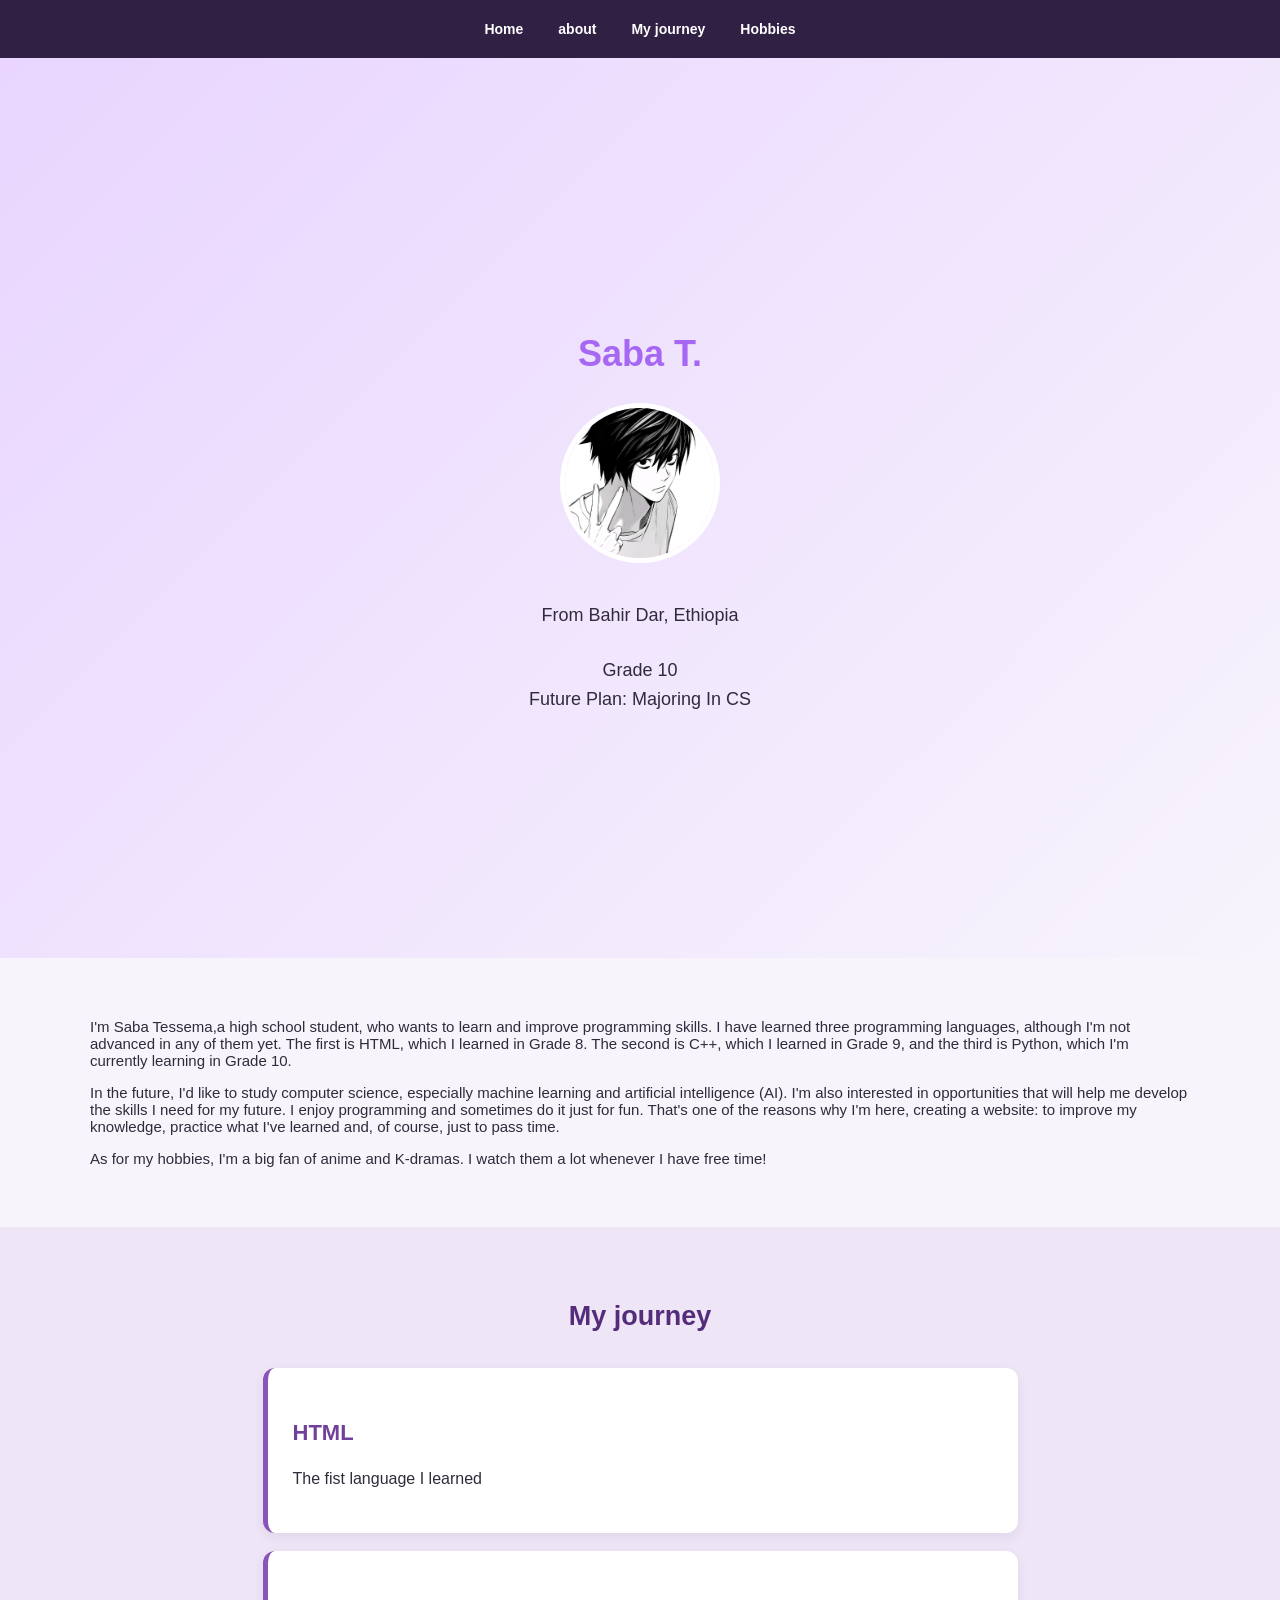
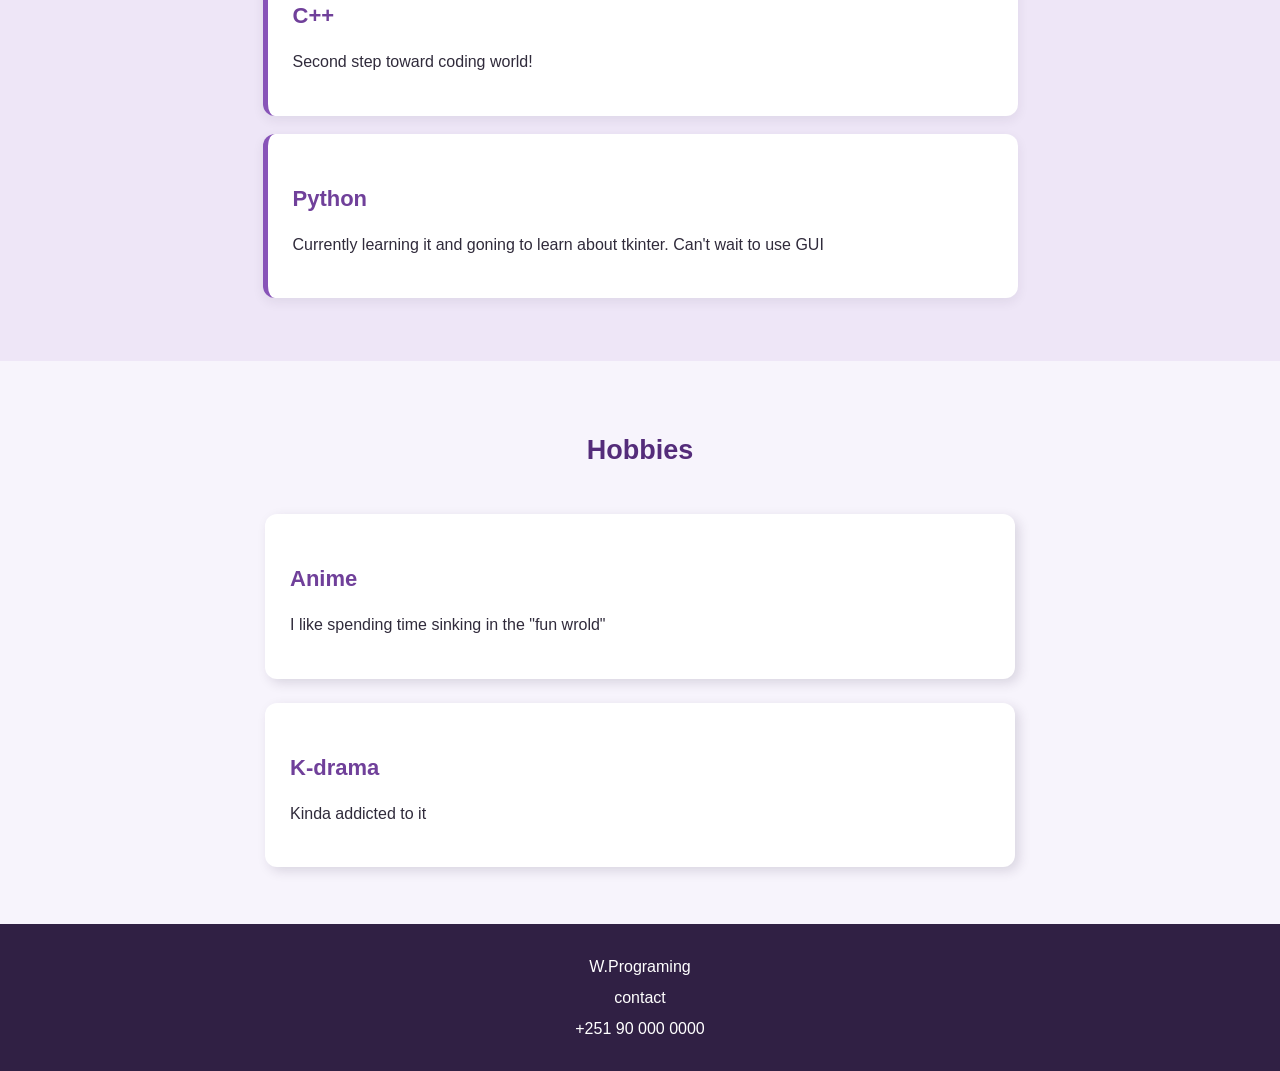
<file: index.html>
<!DOCTYPE html>
<html lang="en">
    <head>
        <meta name="viewpoint"content="width=device-width, initial-scale=1.0">
        <title>
            My Biography
        </title>
        <link rel="icon" type="image/png" href="photo_2026-10-20_22-12-58.jpg">
        <link rel="stylesheet" href="style.css">
    </head>
    <body>
        <nav>
        <a href="#home">Home</a>
        <a href="#about">about</a>
        <a href="#journey">My journey</a>
        <a href="#hobbies">Hobbies</a>
       </nav>
       <section id="home">
        <h1>Saba T.</h1>
        <img src="photo_2026-10-20_22-12-58.jpg" alt="profile pictuere">
        <p>From Bahir Dar, Ethiopia</p>
        <p>
             Grade  10<br>
            Future Plan: Majoring In CS
        </p>
        </section>
        <section id="about">
        <p> I'm Saba Tessema,a high school student, who wants to learn and improve programming skills.
             I have learned three programming languages, although I'm not advanced in any of them yet. The first is HTML, 
             which I learned in Grade 8. The second is C++, which I learned in Grade 9, and the third is Python, which I'm 
             currently learning in Grade 10.
</p>
<p>In the future, I'd like to study computer science, especially machine learning and artificial intelligence (AI). I'm also 
    interested in opportunities that will help me develop the skills I need for my future. I enjoy programming and sometimes
     do it just for fun. That's one of the reasons why I'm here, creating a website: to improve my knowledge, practice what I've
      learned and, of course, just to pass time.
</p>
<p>As for my hobbies, I'm a big fan of anime and K-dramas. I watch them a lot whenever I have free time! 
        </p>
        </section>
        <section id="journey">
        <h2>My journey</h2>
        <div class="journey">
            <h3>HTML</h3>
             <p>The fist language I learned</p>
             </div>
             <div class="journey"> 
            <h3>C++</h3>
            <p>Second step toward coding world!</p>
            </div>
            <div class="journey">
            <h3>Python</h3>
            <p>Currently learning it and goning to learn about tkinter. Can't wait to use GUI</p>
            </div>
            </section>
        <section id="hobbies">
<h2>Hobbies</h2>
        <div class="hobbies">
        <h3>Anime</h3>
        <p>I like spending time sinking in the "fun wrold"</p>
        </div>
        <div class="hobbies">
        <h3>K-drama</h3>
        <p> Kinda addicted to it</p>
        </div>
    </section>
        
        <footer>
            <p>W.Programing</p>
            <p>contact</p>
            <p>+251 90 000 0000</p>
        </footer>
    </body>
</html>
</file>
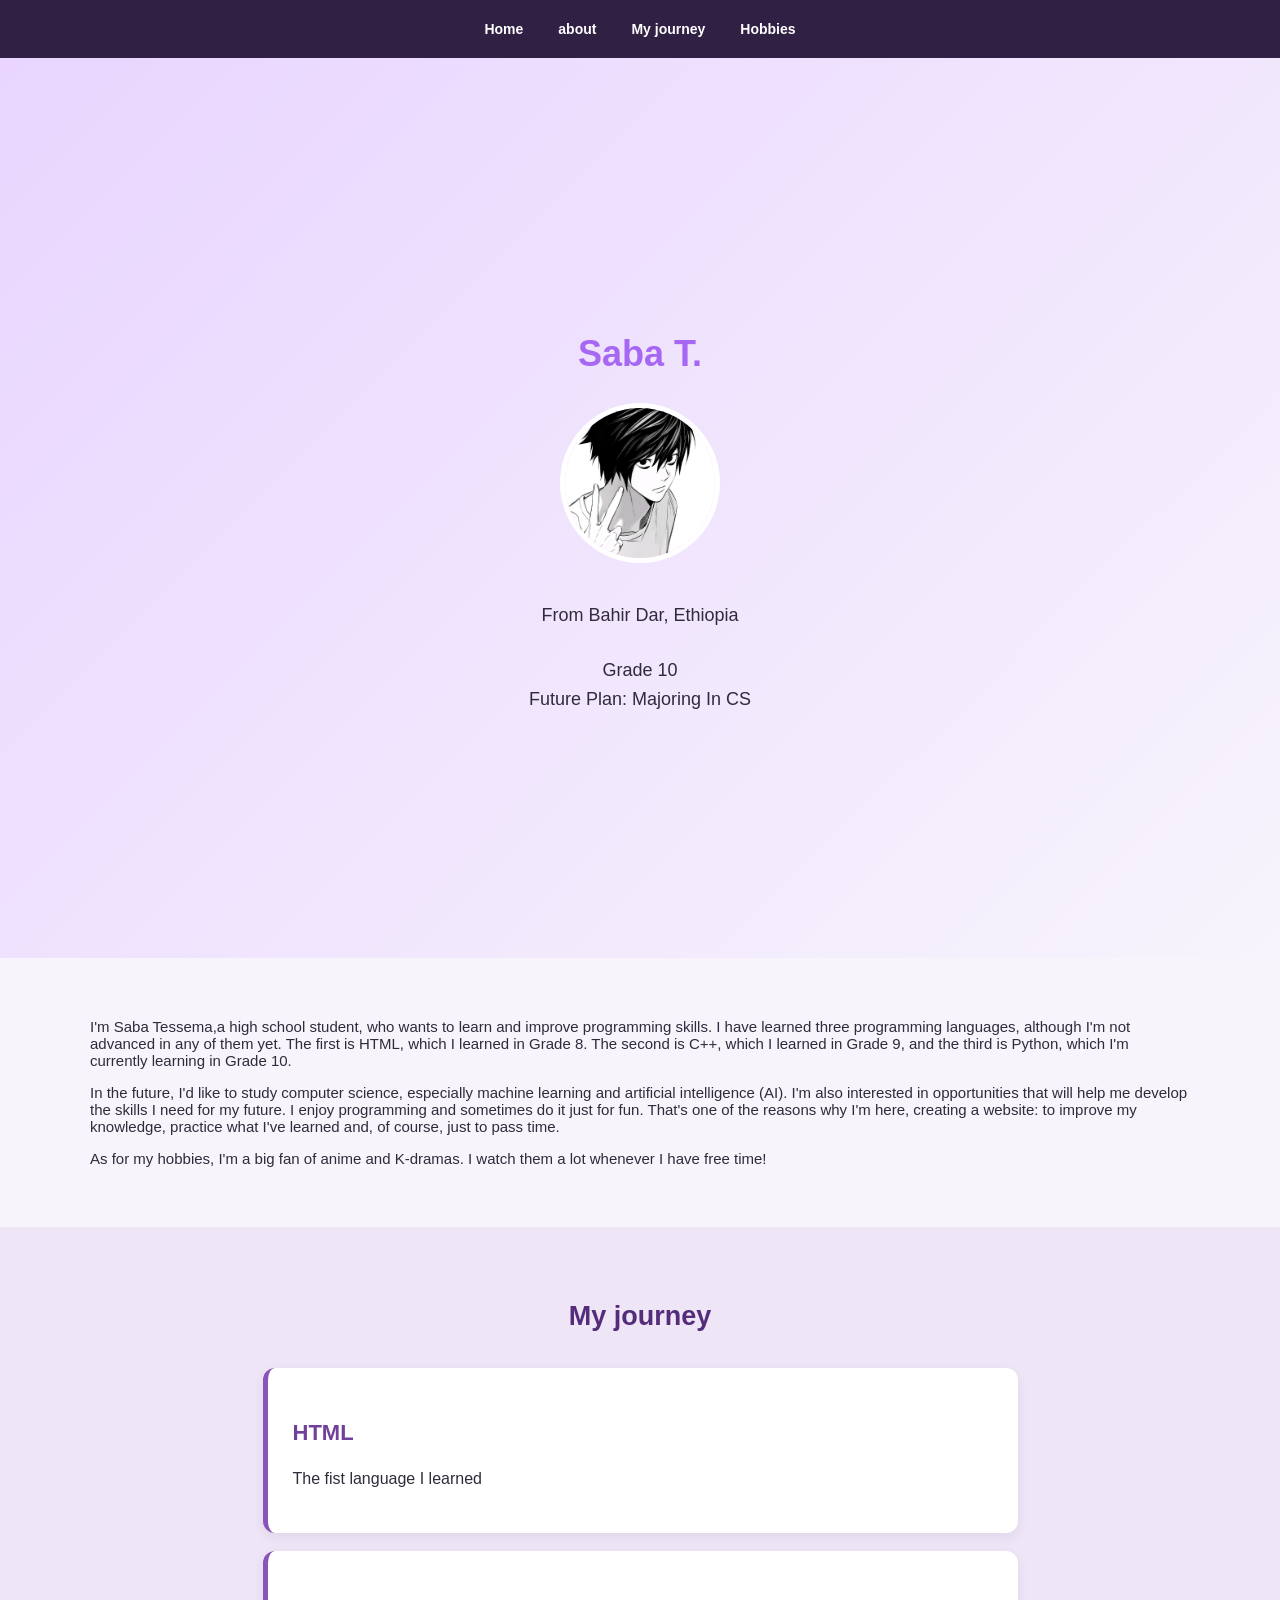
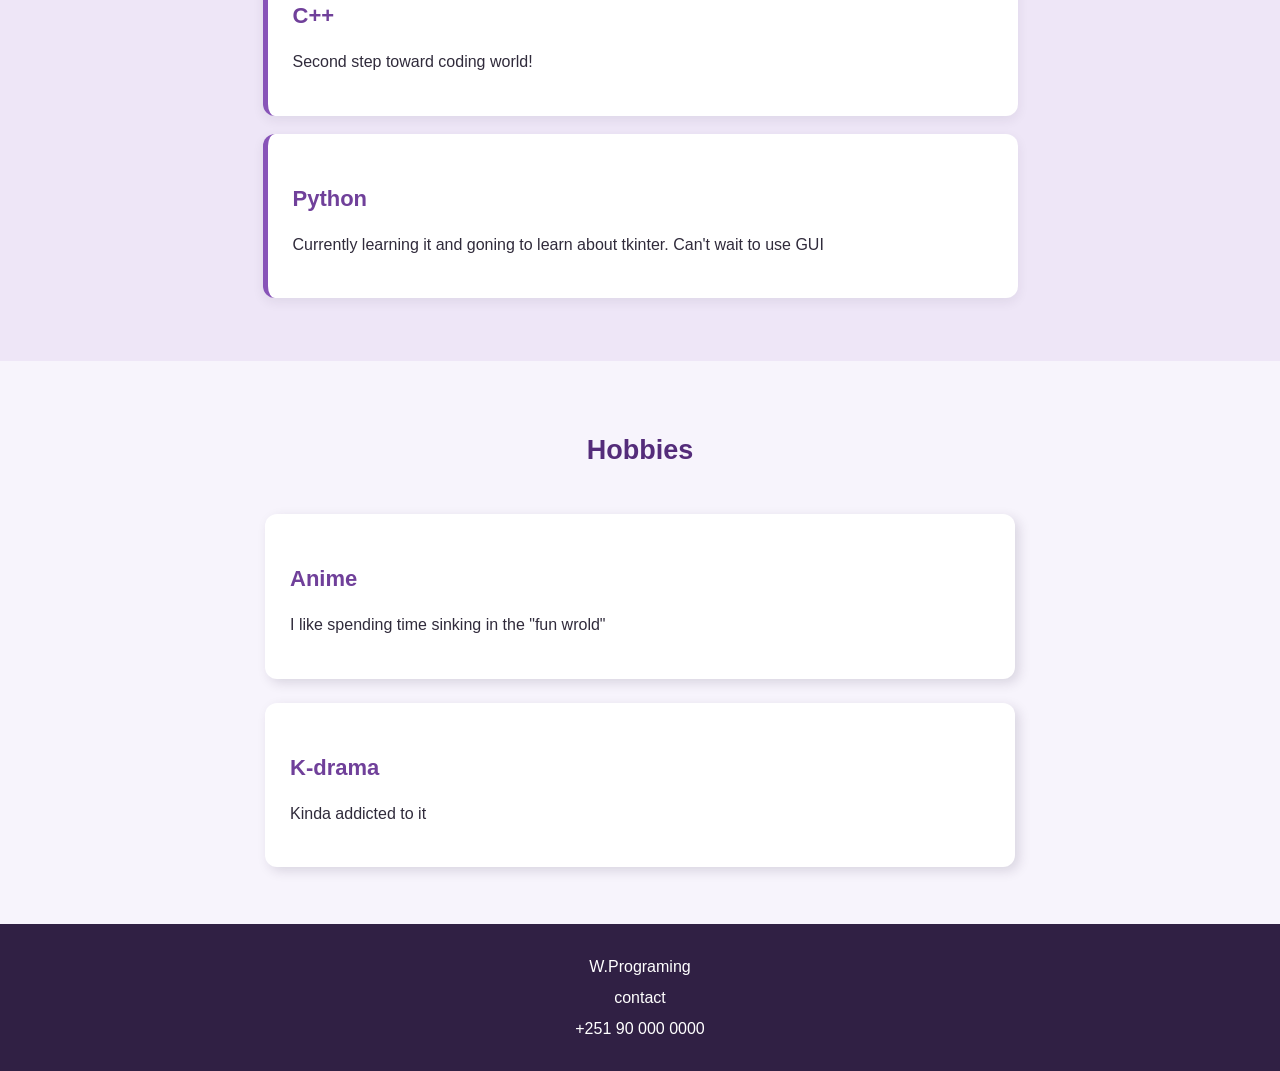
<file: biograph.html>
<!DOCTYPE html>
<html lang="en">
    <head>
        <meta name="viewpoint"content="width=device-width, initial-scale=1.0">
        <title>
            My Biography
        </title>
        <link rel="icon" type="image/png" href="photo_2026-10-20_22-12-58.jpg">
        <link rel="stylesheet" href="biography.css">
    </head>
    <body>
        <nav>
        <a href="#home">Home</a>
        <a href="#about">about</a>
        <a href="#journey">My journey</a>
        <a href="#hobbies">Hobbies</a>
       </nav>
       <section id="home">
        <h1>Saba T.</h1>
        <img src="photo_2026-10-20_22-12-58.jpg" alt="profile pictuere">
        <p>From Bahir Dar, Ethiopia</p>
        <p>
             Grade  10<br>
            Future Plan: Majoring In CS
        </p>
        </section>
        <section id="about">
        <p> I'm Saba Tessema,a high school student, who wants to learn and improve programming skills.
             I have learned three programming languages, although I'm not advanced in any of them yet. The first is HTML, 
             which I learned in Grade 8. The second is C++, which I learned in Grade 9, and the third is Python, which I'm 
             currently learning in Grade 10.
</p>
<p>In the future, I'd like to study computer science, especially machine learning and artificial intelligence (AI). I'm also 
    interested in opportunities that will help me develop the skills I need for my future. I enjoy programming and sometimes
     do it just for fun. That's one of the reasons why I'm here, creating a website: to improve my knowledge, practice what I've
      learned and, of course, just to pass time.
</p>
<p>As for my hobbies, I'm a big fan of anime and K-dramas. I watch them a lot whenever I have free time! 
        </p>
        </section>
        <section id="journey">
        <h2>My journey</h2>
        <div class="journey">
            <h3>HTML</h3>
             <p>The fist language I learned</p>
             </div>
             <div class="journey"> 
            <h3>C++</h3>
            <p>Second step toward coding world!</p>
            </div>
            <div class="journey">
            <h3>Python</h3>
            <p>Currently learning it and goning to learn about tkinter. Can't wait to use GUI</p>
            </div>
            </section>
        <section id="hobbies">
<h2>Hobbies</h2>
        <div class="hobbies">
        <h3>Anime</h3>
        <p>I like spending time sinking in the "fun wrold"</p>
        </div>
        <div class="hobbies">
        <h3>K-drama</h3>
        <p> Kinda addicted to it</p>
        </div>
    </section>
        
        <footer>
            <p>W.Programing</p>
            <p>contact</p>
            <p>+251 90 000 0000</p>
        </footer>
    </body>
</html>
</file>
<file: style.css>
body{
    font-family:Arial, sans-serif;
    background-color: #f7f4fc;
    line-height: 1.6;
    color: #302b3b;
    padding:0;
    margin:0;
}
nav{ 
    background-color: #302044;
    padding: 18px 10px;
    display: flex;
    justify-content: center;
    align-items: center;
    gap: 35px;
    position: sticky;
    top: 0;
    z-index: 1;
}
nav a{
    color: white;
    text-decoration: none;
    font-size: 16px;
    font-weight: bold;
    transition:color 0.3s ease;
}
nav a:hover{
    color: #d6b4fc;
}
section{
    padding: 70px 10%;
    scroll-margin-top:65px;
}
#home{
    min-height: 90vh;
    display: flex;
    flex-direction: column;
    justify-content: center;
    align-items: center;
    text-align: center;
    background: linear-gradient(135deg, #e9d5ff, #f7f4fc);

}
#home h1{
    color:#a667f2;
    margin-bottom: 20px;
    font-size: 48px;
    font-weight: bold;
}
#home img{
    border-radius: 50%;
    width: 195px;
    height: 195px;
    object-fit: cover;
    border:5px solid white;
    margin-bottom: 20px;
}
#home p{
    font-size: 18px;
    margin-bottom: 8px;
}
#about{
     max-width: 1100px;
    margin: auto;
}
#about p{

    font-size: 18px;
    text-align: justify;
    line-height: normal;
}
section h2{
    color:#542c7a ; font-size: 32px;
    text-align:center;
    margin-bottom: 30px;
}
#journey{
    background-color: #eee6f7;}
    .journey {background-color: rgba(255, 255, 255);
    padding: 25px;
    margin: 18px auto;
    max-width: 700px;
    border-radius: 12px;
    border-left: 5px solid #8854b8;
    box-shadow: 0 4px 12px rgba(48, 32, 68, 0.08);
    transition: transform 0.3s ease, box shadow 0.3s ease;
} 
.journey:hover{ 
    transform: translateY(-5px);
    box-shadow: 0 8px 20px rgba(48, 32, 68, 0.15);

}
.journey h3{
    color: #70409a;
    font-size: 22px;
    margin-bottom: 8px;
}
#hobbies{
    display: flex;
    flex-direction: column;
    align-items: center;
}
#hobbies h2{width: 100%;}
.hobbies {
    background-color:white;
    padding:25px;
    margin: 12px 0;
    width:100%;
    max-width: 700px;
    border-radius: 12px;
    box-shadow: 4px 4px 12px rgba(48,32, 68,0.15);
    transition:transform 0.3s ease;
}
.hobbies:hover{transform: translateX(5px) translateY(-5px);}
.hobbies h3{
    color:#70409a;
    font-size:22px;
    margin-bottom:8px;
}

footer{
    background-color:#302044;
    color:white;
    text-align:center;
    padding:25px;
}
footer p{margin:5px 0;}
@media(max-width:600px){nav{
    gap:12px;
    padding:15px 8px;
    flex-wrap:wrap;
}}
nav a{font-size:14px;}
section{padding:45px 6%;}
#home h1{font-size:36px;}
#home img{
    width:150px;
    height:150px;
}
section h2{font-size:27px;}
#about p{
    font-size:15px;
    text-align:left;
}
</file>
<file: biography.css>
body{
    font-family:Arial, sans-serif;
    background-color: #f7f4fc;
    line-height: 1.6;
    color: #302b3b;
    padding:0;
    margin:0;
}
nav{ 
    background-color: #302044;
    padding: 18px 10px;
    display: flex;
    justify-content: center;
    align-items: center;
    gap: 35px;
    position: sticky;
    top: 0;
    z-index: 1;
}
nav a{
    color: white;
    text-decoration: none;
    font-size: 16px;
    font-weight: bold;
    transition:color 0.3s ease;
}
nav a:hover{
    color: #d6b4fc;
}
section{
    padding: 70px 10%;
    scroll-margin-top:65px;
}
#home{
    min-height: 90vh;
    display: flex;
    flex-direction: column;
    justify-content: center;
    align-items: center;
    text-align: center;
    background: linear-gradient(135deg, #e9d5ff, #f7f4fc);

}
#home h1{
    color:#a667f2;
    margin-bottom: 20px;
    font-size: 48px;
    font-weight: bold;
}
#home img{
    border-radius: 50%;
    width: 195px;
    height: 195px;
    object-fit: cover;
    border:5px solid white;
    margin-bottom: 20px;
}
#home p{
    font-size: 18px;
    margin-bottom: 8px;
}
#about{
     max-width: 1100px;
    margin: auto;
}
#about p{

    font-size: 18px;
    text-align: justify;
    line-height: normal;
}
section h2{
    color:#542c7a ; font-size: 32px;
    text-align:center;
    margin-bottom: 30px;
}
#journey{
    background-color: #eee6f7;}
    .journey {background-color: rgba(255, 255, 255);
    padding: 25px;
    margin: 18px auto;
    max-width: 700px;
    border-radius: 12px;
    border-left: 5px solid #8854b8;
    box-shadow: 0 4px 12px rgba(48, 32, 68, 0.08);
    transition: transform 0.3s ease, box shadow 0.3s ease;
} 
.journey:hover{ 
    transform: translateY(-5px);
    box-shadow: 0 8px 20px rgba(48, 32, 68, 0.15);

}
.journey h3{
    color: #70409a;
    font-size: 22px;
    margin-bottom: 8px;
}
#hobbies{
    display: flex;
    flex-direction: column;
    align-items: center;
}
#hobbies h2{width: 100%;}
.hobbies {
    background-color:white;
    padding:25px;
    margin: 12px 0;
    width:100%;
    max-width: 700px;
    border-radius: 12px;
    box-shadow: 4px 4px 12px rgba(48,32, 68,0.15);
    transition:transform 0.3s ease;
}
.hobbies:hover{transform: translateX(5px) translateY(-5px);}
.hobbies h3{
    color:#70409a;
    font-size:22px;
    margin-bottom:8px;
}

footer{
    background-color:#302044;
    color:white;
    text-align:center;
    padding:25px;
}
footer p{margin:5px 0;}
@media(max-width:600px){nav{
    gap:12px;
    padding:15px 8px;
    flex-wrap:wrap;
}}
nav a{font-size:14px;}
section{padding:45px 6%;}
#home h1{font-size:36px;}
#home img{
    width:150px;
    height:150px;
}
section h2{font-size:27px;}
#about p{
    font-size:15px;
    text-align:left;
}
</file>
